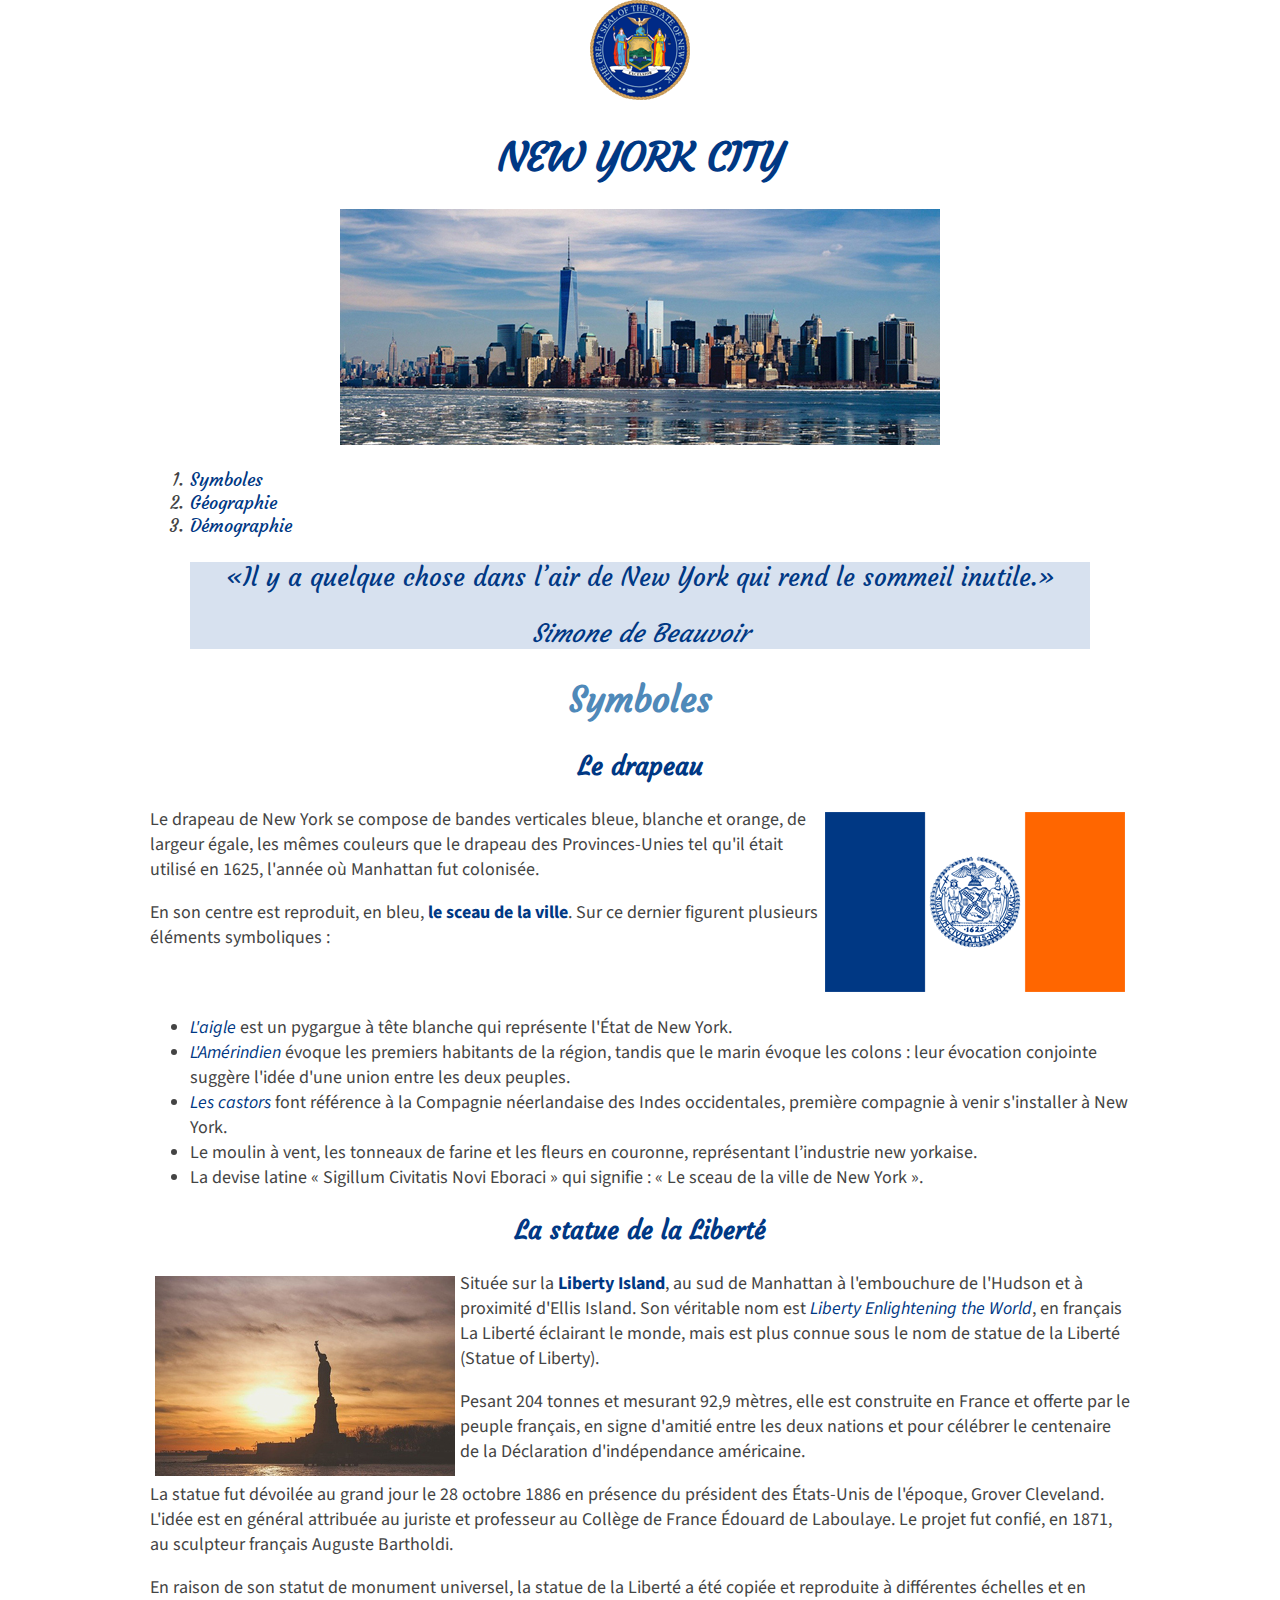
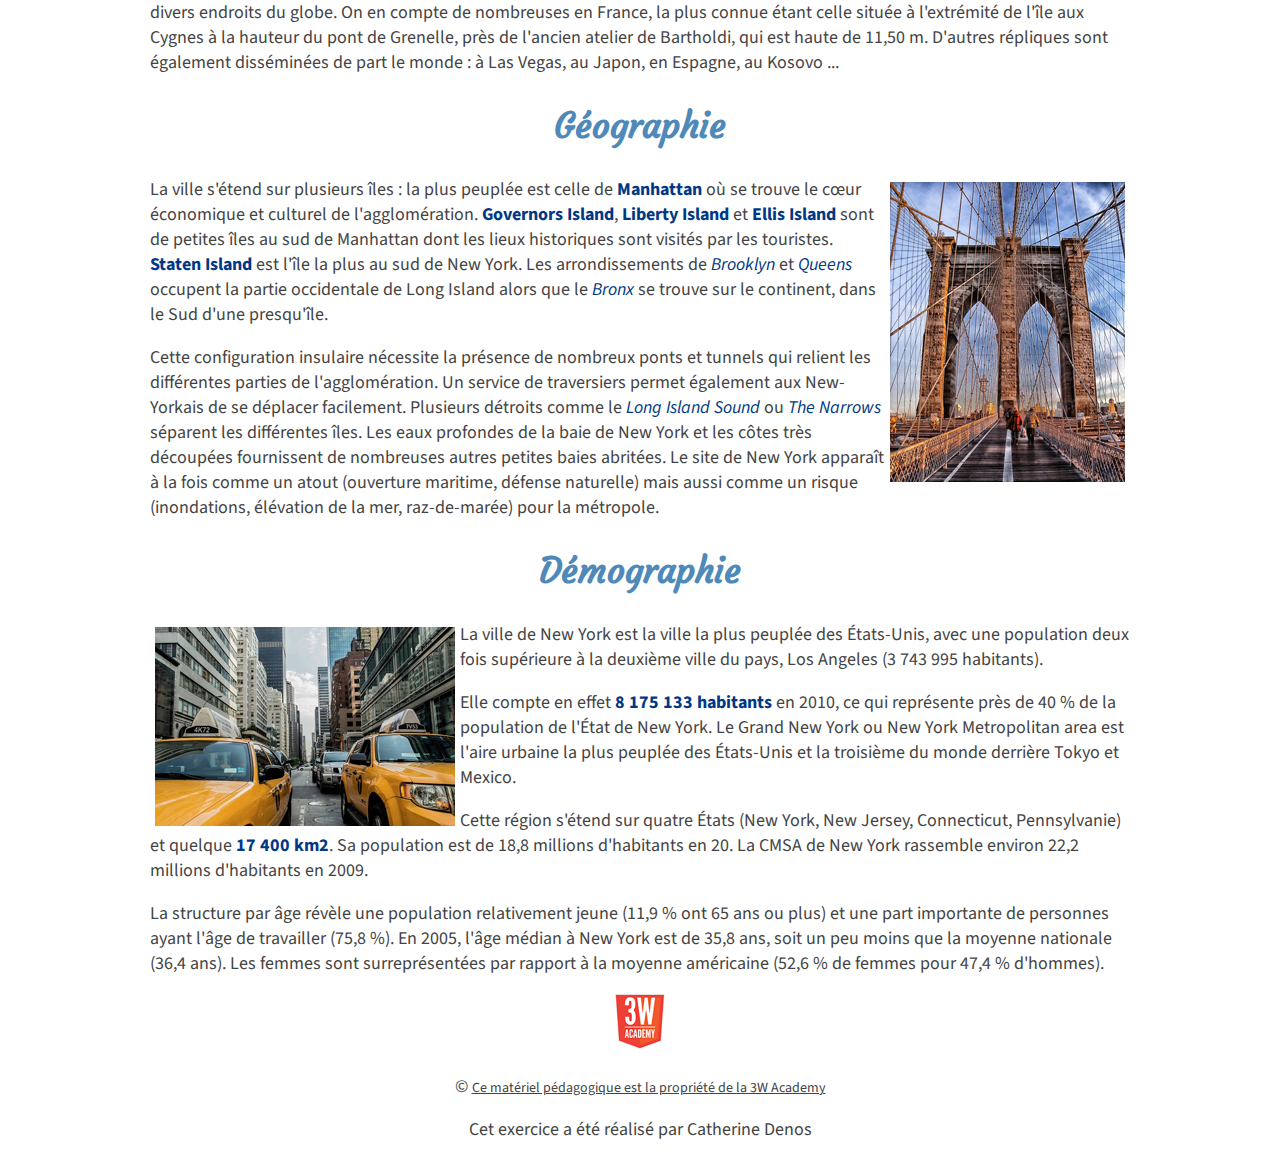
<file: 1.New-York/index.html>
<!doctype html>
<html lang="fr">
<head>
    <meta charset="UTF-8">
    <title>Document</title>
    <link rel="stylesheet" href="style.css">
    <link rel="preconnect" href="https://fonts.googleapis.com">
    <link rel="preconnect" href="https://fonts.gstatic.com" crossorigin>
    <link href="https://fonts.googleapis.com/css2?family=Source+Sans+Pro&display=swap" rel="stylesheet">
</head>
<body>
    <header class="font-courgette">
        <img src="./1.instructions/ressources/img/seal-ny.png" alt="seal-new-york">
        <h1>New York City</h1>
        <img src="./1.instructions/ressources/img/new-york.jpg" alt="ville-new-york">
        <nav>
            <ol>
                <li><a href="#symboles">Symboles</a></li>
                <li><a href="#geographie">Géographie</a></li>
                <li><a href="#demographie">Démographie</a></li>
            </ol>
        </nav>
    </header>
    <main>
        <blockquote class="font-courgette">
            <p>Il y a quelque chose dans l’air de New York qui rend le sommeil inutile.</p>
            <cite>Simone de Beauvoir</cite>
        </blockquote>
            <section>
                <h2 class="font-courgette" id="symboles">Symboles</h2>
                <article>
                    <h3 class="font-courgette">Le drapeau</h3>
                    <img src="./1.instructions/ressources/img/flag-ny.png" alt="drapeau-new-york" class="right img">
                    <p>
                        Le drapeau de New York se compose de bandes verticales bleue, blanche et orange, de largeur égale, les mêmes couleurs que le drapeau des Provinces-Unies tel qu'il était utilisé en 1625, l'année où Manhattan fut colonisée.
        
                    </p>
                    <p>
                        En son centre est reproduit, en bleu, <strong>le sceau de la ville</strong>. Sur ce dernier figurent plusieurs éléments symboliques :
        
                    </p>
                    <div class="clear"></div>
                    <ul>
                        <li>
                            <em>L'aigle</em> est un pygargue à tête blanche qui représente l'État de New York.
                        </li>
                        <li>
                            <em>L'Amérindien</em> évoque les premiers habitants de la région, tandis que le marin évoque les colons : leur évocation conjointe suggère l'idée d'une union entre les deux peuples.
                        </li>
                        <li>
                            <em>Les castors</em> font référence à la Compagnie néerlandaise des Indes occidentales, première compagnie à venir s'installer à New York.
                        </li>
                        <li>
                            Le moulin à vent, les tonneaux de farine et les fleurs en couronne, représentant l’industrie new yorkaise.
                        </li>
                        <li>
                            La devise latine « Sigillum Civitatis Novi Eboraci » qui signifie : « Le sceau de la ville de New York ».
                        </li>
                    </ul>
                </article>
                <article>
                    <h3 class="font-courgette">La statue de la Liberté</h3>
                    <img src="./1.instructions/ressources/img/statue-of-liberty.jpg" alt="statue-de-la-liberté" class="left img">
                    <p>
                        Située sur la <strong>Liberty Island</strong>, au sud de Manhattan à l'embouchure de l'Hudson et à proximité d'Ellis Island. Son véritable nom est <em>Liberty Enlightening the World</em>, en français La Liberté éclairant le monde, mais est plus connue sous le nom de statue de la Liberté (Statue of Liberty).
                    </p>
                    <p>
                        Pesant 204 tonnes et mesurant 92,9 mètres, elle est construite en France et offerte par le peuple français, en signe d'amitié entre les deux nations et pour célébrer le centenaire de la Déclaration d'indépendance américaine.
                    </p>
                    <p>
                        La statue fut dévoilée au grand jour le 28 octobre 1886 en présence du président des États-Unis de l'époque, Grover Cleveland. L'idée est en général attribuée au juriste et professeur au Collège de France Édouard de Laboulaye. Le projet fut confié, en 1871, au sculpteur français Auguste Bartholdi.
                    </p>
                    <p>
                        En raison de son statut de monument universel, la statue de la Liberté a été copiée et reproduite à différentes échelles et en divers endroits du globe. On en compte de nombreuses en France, la plus connue étant celle située à l'extrémité de l'île aux Cygnes à la hauteur du pont de Grenelle, près de l'ancien atelier de Bartholdi, qui est haute de 11,50 m. D'autres répliques sont également disséminées de part le monde : à Las Vegas, au Japon, en Espagne, au Kosovo ...
                    </p>
                </article>
            </section>
            <section>
                <h2 class="font-courgette" id="geographie">Géographie</h2>
                <img src="./1.instructions/ressources/img/brooklyn-bridge.jpg" alt="pont-de-brooklyn" class="right img">
                <p>
                    La ville s'étend sur plusieurs îles : la plus peuplée est celle de <strong>Manhattan</strong> où se trouve le cœur économique et culturel de l'agglomération. <strong>Governors Island</strong>, <strong>Liberty Island</strong> et <strong>Ellis Island</strong> sont de petites îles au sud de Manhattan dont les lieux historiques sont visités par les touristes. <strong>Staten Island</strong> est l'île la plus au sud de New York. Les arrondissements de <em>Brooklyn</em> et <em>Queens</em> occupent la partie occidentale de Long Island alors que le <em>Bronx</em> se trouve sur le continent, dans le Sud d'une presqu'île.
                </p>
                <p>
                    Cette configuration insulaire nécessite la présence de nombreux ponts et tunnels qui relient les différentes parties de l'agglomération. Un service de traversiers permet également aux New-Yorkais de se déplacer facilement. Plusieurs détroits comme le <em>Long Island Sound</em> ou <em>The Narrows</em> séparent les différentes îles. Les eaux profondes de la baie de New York et les côtes très découpées fournissent de nombreuses autres petites baies abritées. Le site de New York apparaît à la fois comme un atout (ouverture maritime, défense naturelle) mais aussi comme un risque (inondations, élévation de la mer, raz-de-marée) pour la métropole.
    
                </p>
            </section>
            <section>
                <h2 class="font-courgette" id="demographie">Démographie</h2>
                <img src="./1.instructions/ressources/img/taxi-cab.jpg" alt="taxi-newyorkais" class="left img">
                <p>
                    La ville de New York est la ville la plus peuplée des États-Unis, avec une population deux fois supérieure à la deuxième ville du pays, Los Angeles (3 743 995 habitants).
                </p>
                <p>
                    Elle compte en effet <strong>8 175 133 habitants</strong> en 2010, ce qui représente près de 40 % de la population de l'État de New York. Le Grand New York ou New York Metropolitan area est l'aire urbaine la plus peuplée des États-Unis et la troisième du monde derrière Tokyo et Mexico.
                </p>
                <p>
                    Cette région s'étend sur quatre États (New York, New Jersey, Connecticut, Pennsylvanie) et quelque <strong>17 400 km2</strong>. Sa population est de 18,8 millions d'habitants en 20. La CMSA de New York rassemble environ 22,2 millions d'habitants en 2009.
                </p>
                <p>
                    La structure par âge révèle une population relativement jeune (11,9 % ont 65 ans ou plus) et une part importante de personnes ayant l'âge de travailler (75,8 %). En 2005, l'âge médian à New York est de 35,8 ans, soit un peu moins que la moyenne nationale (36,4 ans). Les femmes sont surreprésentées par rapport à la moyenne américaine (52,6 % de femmes pour 47,4 % d'hommes).
                </p>
            </section>
    </main>
    <footer>
        <p><a href="https://3wa.fr" target="blank"><img src="./1.instructions/ressources/img/logo-3wa.png" alt="logo-3wa"></a></p>
        <p> <a href="https://3wa.fr/propriete-materiel-pedagogique/" target="blank">Ce matériel pédagogique est la propriété de la 3W Academy</a></p>
        <p>Cet exercice a été réalisé par Catherine Denos</p>
    </footer>
</body>
</html>
</file>
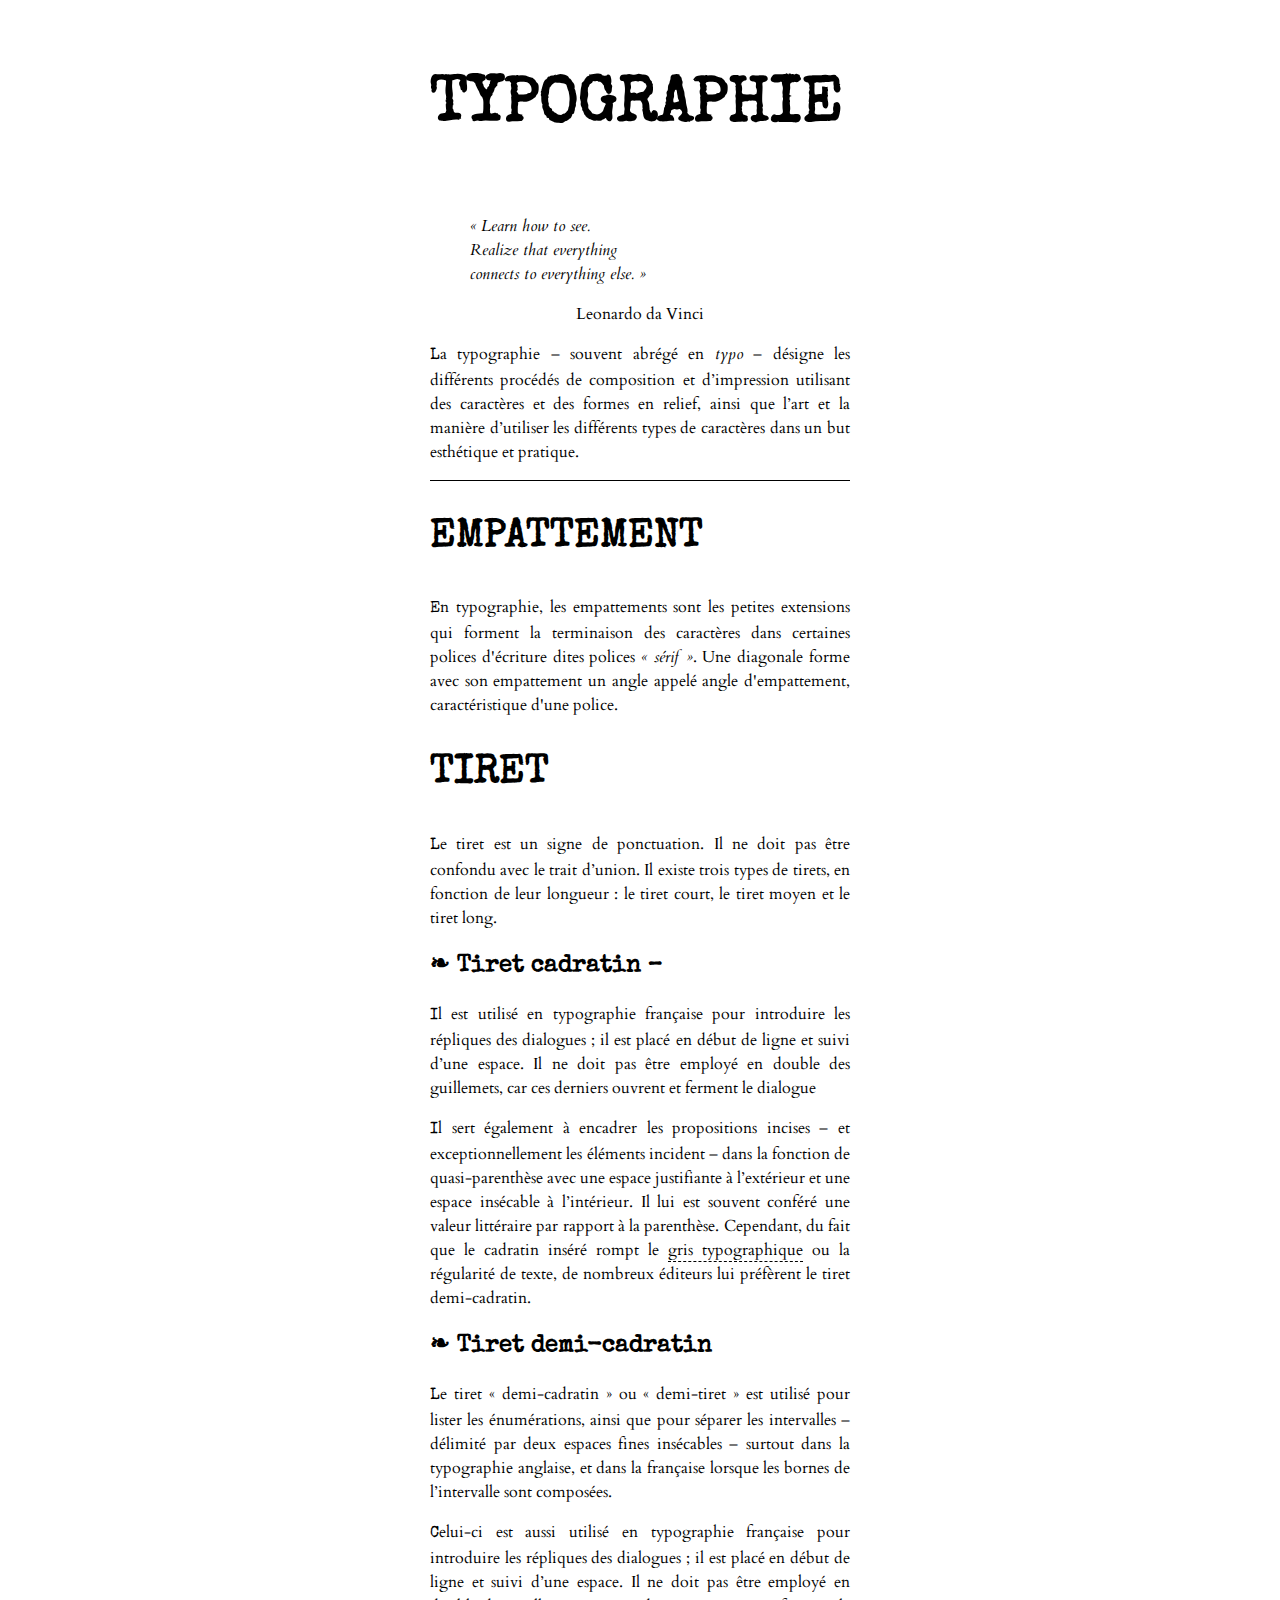
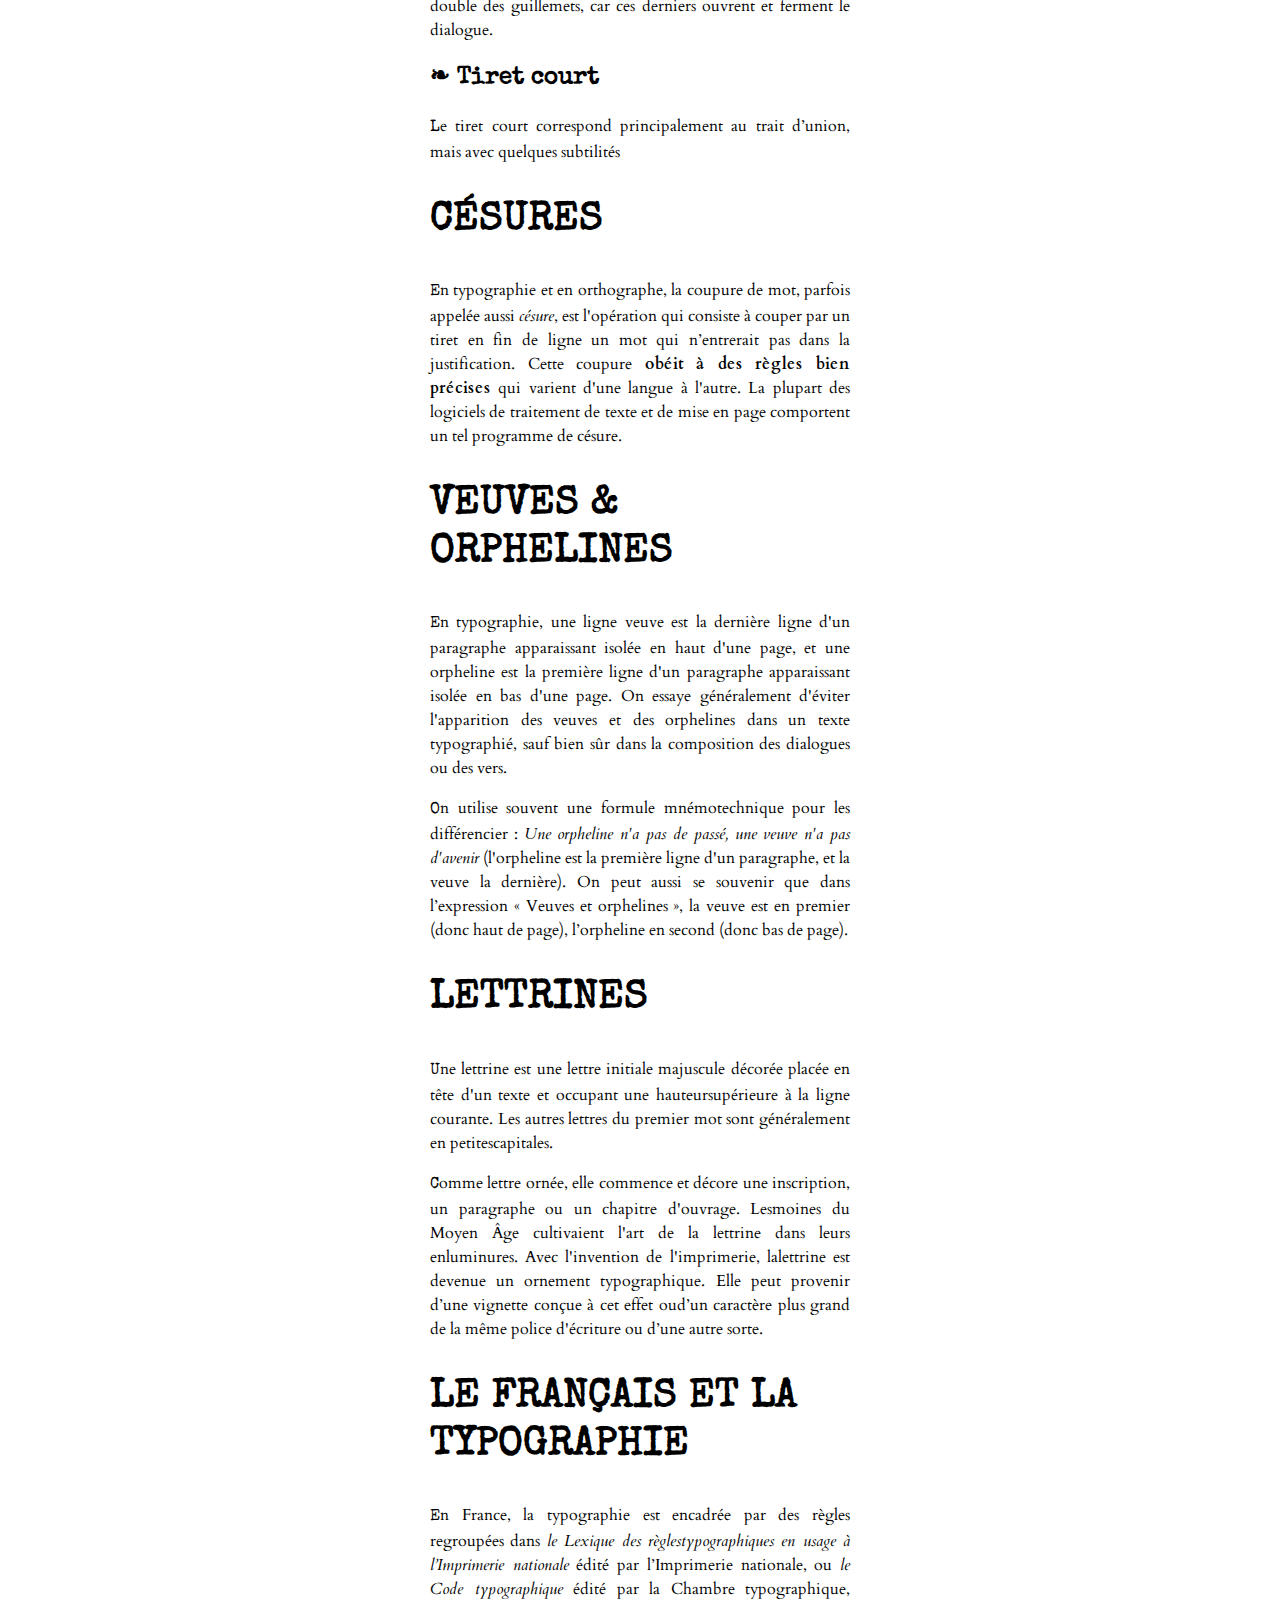
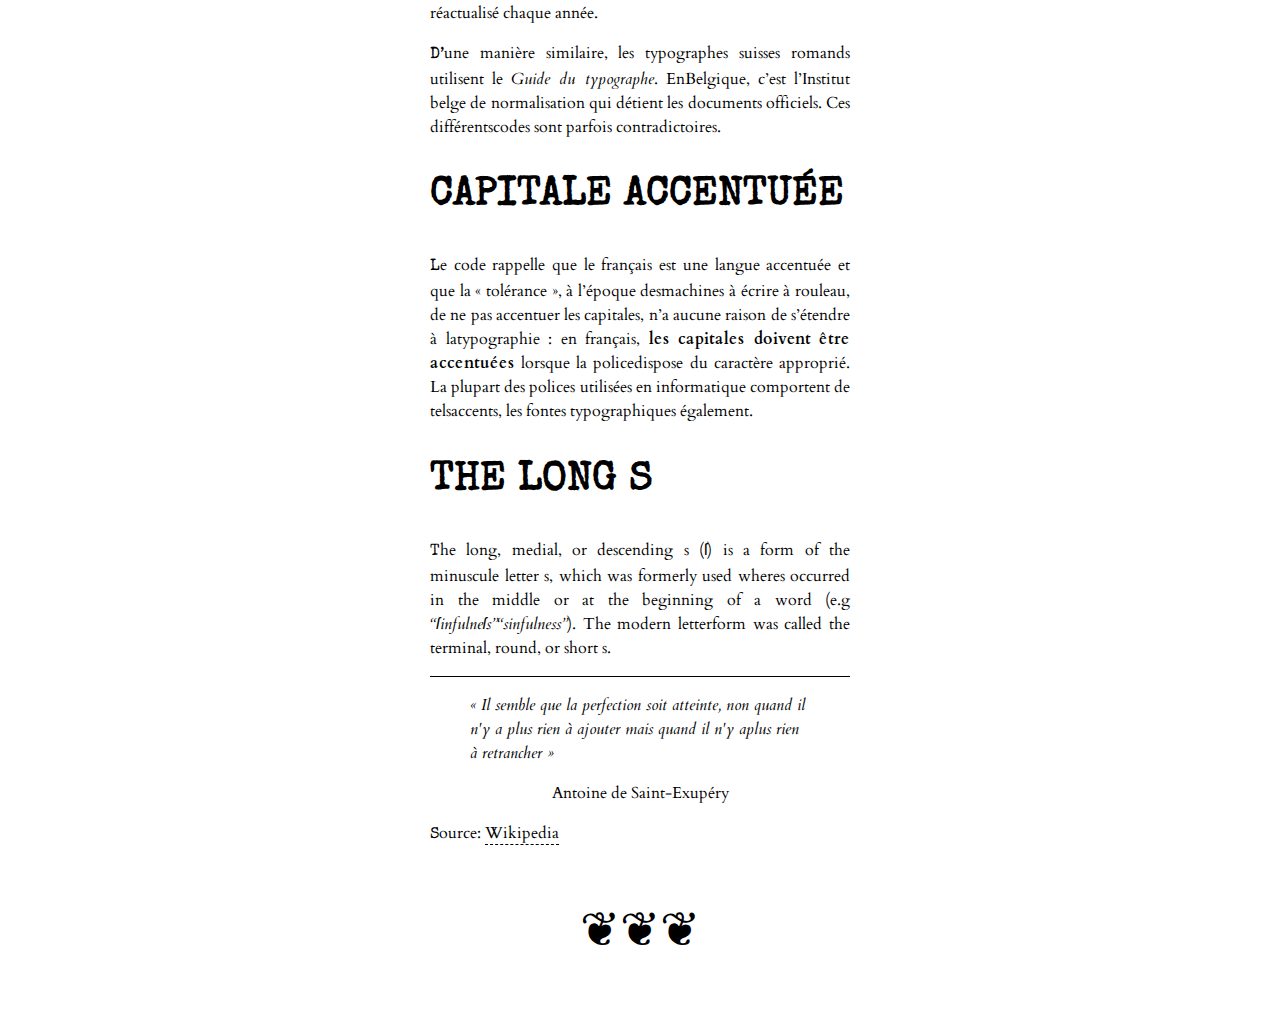
<file: 2.Typographie/index.html>
<!doctype html>
<html lang="fr">
<head>
    <meta charset="UTF-8">
    <title>Typographie</title>
    <link rel="stylesheet" href="./css/normalize.css">
    <link rel="stylesheet" href="./css/style.css">
</head>
<body>
    <header>
        <h1>Typographie</h1>
        <blockquote>
            <p lang="en">
                Learn how to see.<br>
                Realize that everything<br>
                connects to everything else.
            </p>        
            <cite>Leonardo da Vinci</cite>
        </blockquote>
        <p>La typographie – souvent abrégé en <em>typo</em> – désigne les différents procédés de composition et d’impression utilisant des caractères et des formes en relief, ainsi que l’art et la manière d’utiliser les différents types de caractères dans un but esthétique et pratique.</p>
    </header>
    <main>
        <article>
            <h2>Empattement</h2>
            <p>En typographie, les empattements sont les petites extensions qui forment la terminaison des caractères dans certaines polices d'écriture dites polices <em>« sérif »</em>. Une diagonale forme avec son empattement un angle appelé angle d'empattement, caractéristique d'une police.</p>
            
        </article>
        <article>
                <h2>Tiret</h2>
                <p>Le tiret est un signe de ponctuation. Il ne doit pas être confondu avec le trait d’union. Il existe trois types de tirets, en fonction de leur longueur : le tiret court, le tiret moyen et le tiret long.</p>
            <section>
                <h3>Tiret cadratin –</h3>
                <p>Il est utilisé en typographie française pour introduire les répliques des dialogues ; il est placé en début de ligne et suivi d’une espace. Il ne doit pas être employé en double des guillemets, car ces derniers ouvrent et ferment le dialogue</p>
                <p>Il sert également à encadrer les propositions incises – et exceptionnellement les éléments incident – dans la fonction de quasi-parenthèse avec une espace justifiante à l’extérieur et une espace insécable à l’intérieur. Il lui est souvent conféré une valeur littéraire par rapport à la parenthèse. Cependant, du fait que le cadratin inséré rompt le <a href="#">gris typographique</a> ou la régularité de texte, de nombreux éditeurs lui préfèrent le tiret demi-cadratin.</p>
                
            </section>
            <section>
                <h3>Tiret demi-cadratin</h3>
                <p>Le tiret « demi-cadratin » ou « demi-tiret » est utilisé pour lister les énumérations, ainsi que pour séparer les intervalles – délimité par deux espaces fines insécables – surtout dans la typographie anglaise, et dans la française lorsque les bornes de l’intervalle sont composées.</p>
                <p>Celui-ci est aussi utilisé en typographie française pour introduire les répliques des dialogues ; il est placé en début de ligne et suivi d’une espace. Il ne doit pas être employé en double des guillemets, car ces derniers ouvrent et ferment le dialogue.</p>
                
            </section>
            <section>
                <h3>Tiret court</h3>
                <p>Le tiret court correspond principalement au trait d’union, mais avec quelques subtilités</p>
                
            </section>
        </article>
        <article>
            <h2>Césures</h2>
            <p>En typographie et en orthographe, la coupure de mot, parfois appelée aussi <em>césure</em>, est l'opération qui consiste à couper par un tiret en fin de ligne un mot qui n’entrerait pas dans la justification. Cette coupure <strong>obéit à des règles bien précises</strong> qui varient d'une langue à l'autre. La plupart des logiciels de traitement de texte et de mise en page comportent un tel programme de césure.</p>
            
        </article>
        <article>
            <h2>Veuves &amp; orphelines</h2>
            <p>En typographie, une ligne veuve est la dernière ligne d'un paragraphe apparaissant isolée en haut d'une page, et une orpheline est la première ligne d'un paragraphe apparaissant isolée en bas d'une page. On essaye généralement d'éviter l'apparition des veuves et des orphelines dans un texte typographié, sauf bien sûr dans la composition des dialogues ou des vers.</p>
            <p>On utilise souvent une formule mnémotechnique pour les différencier : <em>Une orpheline n'a pas de passé, une veuve n'a pas d'avenir</em> (l'orpheline est la première ligne d'un paragraphe, et la veuve la dernière). On peut aussi se souvenir que dans l’expression « Veuves et orphelines », la veuve est en premier (donc haut de page), l’orpheline en second (donc bas de page).</p>
            
        </article>
        <article>
            <h2>Lettrines</h2>
            <p>Une lettrine est une lettre initiale majuscule décorée placée en tête d'un texte et occupant une hauteursupérieure à la ligne courante. Les autres lettres du premier mot sont généralement en petitescapitales.</p>
            <p>Comme lettre ornée, elle commence et décore une inscription, un paragraphe ou un chapitre d'ouvrage. Lesmoines du Moyen Âge cultivaient l'art de la lettrine dans leurs enluminures. Avec l'invention de l'imprimerie, lalettrine est devenue un ornement typographique. Elle peut provenir d’une vignette conçue à cet effet oud’un caractère plus grand de la même police d'écriture ou d’une autre sorte.</p>
            
        </article>
        <article>
            <h2>Le Français et la typographie</h2>
            <p>En France, la typographie est encadrée par des règles regroupées dans <em>le Lexique des règlestypographiques en usage à l’Imprimerie nationale</em> édité par l’Imprimerie nationale, ou <em>le Code typographique</em> édité par la Chambre typographique, réactualisé chaque année.</p>
            <p>D’une manière similaire, les typographes suisses romands utilisent le <em>Guide du typographe</em>. EnBelgique, c’est l’Institut belge de normalisation qui détient les documents officiels. Ces différentscodes sont parfois contradictoires.</p>
            
        </article>
        <article>
            <h2>Capitale accentuée</h2>
            <p>Le code rappelle que le français est une langue accentuée et que la « tolérance », à l’époque desmachines à écrire à rouleau, de ne pas accentuer les capitales, n’a aucune raison de s’étendre à latypographie : en français, <strong>les capitales doivent être accentuées</strong> lorsque la policedispose du caractère approprié. La plupart des polices utilisées en informatique comportent de telsaccents, les fontes typographiques également.</p>
            
        </article>
        <article lang="en">
            <h2>The long s</h2>
            <p>The long, medial, or descending s (ſ) is a form of the minuscule letter s, which was formerly used wheres occurred in the middle or at the beginning of a word (e.g <em>“ſinfulneſs”“sinfulness”</em>). The modern letterform was called the terminal, round, or short s.</p>
            
        </article>
    </main>
    <footer>
        <blockquote>
            <p>
                Il semble que la perfection soit atteinte, non quand il n'y a plus rien à ajouter mais quand il n'y aplus rien à retrancher
            </p>
            <cite>Antoine de Saint-Exupéry</cite>
        </blockquote>
        <p>Source: <a href="#">Wikipedia</a></p>
        <p>❦❦❦</p>
    </footer>
    
</body>
</html>
</file>
<file: 1.New-York/style.css>
/*GENERAL*/
@font-face {
    font-family:"Courgette";
    src: url("./1.instructions/ressources/fonts/Courgette-Regular.ttf") format("TrueType");
}

* {
    box-sizing:border-box;
}

body {
    max-width: 980px;
    margin:auto;
    font-family: "Source Sans Pro", sans-serif;
    font-size:18px;
    color:#444;
}
/*VARIOUS*/
.font-courgette {
    font-family:Courgette, sans-serif;
}

h1, li>a, h3, strong, em, blockquote {
    color:#003884;
}

.clear {
    clear:both;
}
/*HEADER*/
header {
    text-align:center;
}

h1 {
    font-size:40px;
    text-transform:uppercase;
}
/*NAV*/
nav {
    text-align:left;
}

nav a {
    text-decoration:none;
}
/*QUOTE*/
blockquote {
    background-color:#d7e1ef;
    text-align:center;
    font-size:25px;
}

blockquote p:before {
    content:"«";
}
blockquote p:after {
    content:"»";
}
/*MAIN*/
h2, h3 {
    text-align:center;
}
h2 {
    color:#4f89b9;
    font-size:35px;
}

h3 {
    font-size:25px;
}
/*FOOTER*/
footer {
    text-align:center;
}

footer p:nth-child(2):before {
    content:"\00a9";
}

footer a {
    font-size:14px;
    color:#444;
}
/*IMAGES*/
.left {
    float:left;
}
.right {
    float:right;
}

.img {
    margin:5px;
}
</file>
<file: 2.Typographie/css/style.css>
/*FONTS*/
@font-face {
    font-family:"cardo";
    font-weight:bold;
    src: url("../1.instruction/ressources/fonts/cardo/cardo-bold.woff") format("woff");
}
@font-face {
    font-family:"cardo";
    font-style:italic;
    src: url("../1.instruction/ressources/fonts/cardo/cardo-italic.woff") format("woff");
}
@font-face {
    font-family:"cardo";
    font-style:normal;
    src: url("../1.instruction/ressources/fonts/cardo/cardo-regular.woff") format("woff");
}
@font-face {
    font-family:"SpecialElite";
    src: url("../1.instruction/ressources/fonts/specialelite/SpecialElite.woff") format("woff");
}
/*GENERAL*/
body {
    max-width:420px;
    line-height:1.5;
    margin:auto;
    text-align:justify;
    font-family:cardo,sans-serif;
}
/*HEADER*/
header {
    border-bottom:1px solid black;
}
/*QUOTE*/
blockquote > p:before{
    content:"«";
}
blockquote > p:after{
    content:"»";
}
blockquote {
    font-style:italic;
    text-align:center; 
}
blockquote > p {
    text-align:left;
}
cite {
    font-style:normal;
}
/*MAIN*/
h1 {
    font-size:4em;
    line-height:2;
    text-transform:uppercase;
}
h2 {
    font-size:2.5em;
    line-height:1.2;
    text-transform:uppercase;
    text-align:left;
}
h3 {
    font-size:1.5em;
    line-height:1;
}
h1, h2, h3, p::first-letter {
    font-family:SpecialElite, sans-serif;
}
/*FOOTER*/
footer {
    border-top:1px solid black;
}
a {
    color:black;
    border-bottom:1px dashed black;
    text-decoration:none;
}
footer > p:last-child {
    text-align:center;
    font-size:3em;
}
/*CARACTERES SPECIAUX*/
h3::before {
    content:"❧ ";
}
main > p::first-letter {
    font-size:2em;
    font-weight:bold;
    padding-right:5px;
    float:left;
}
</file>
